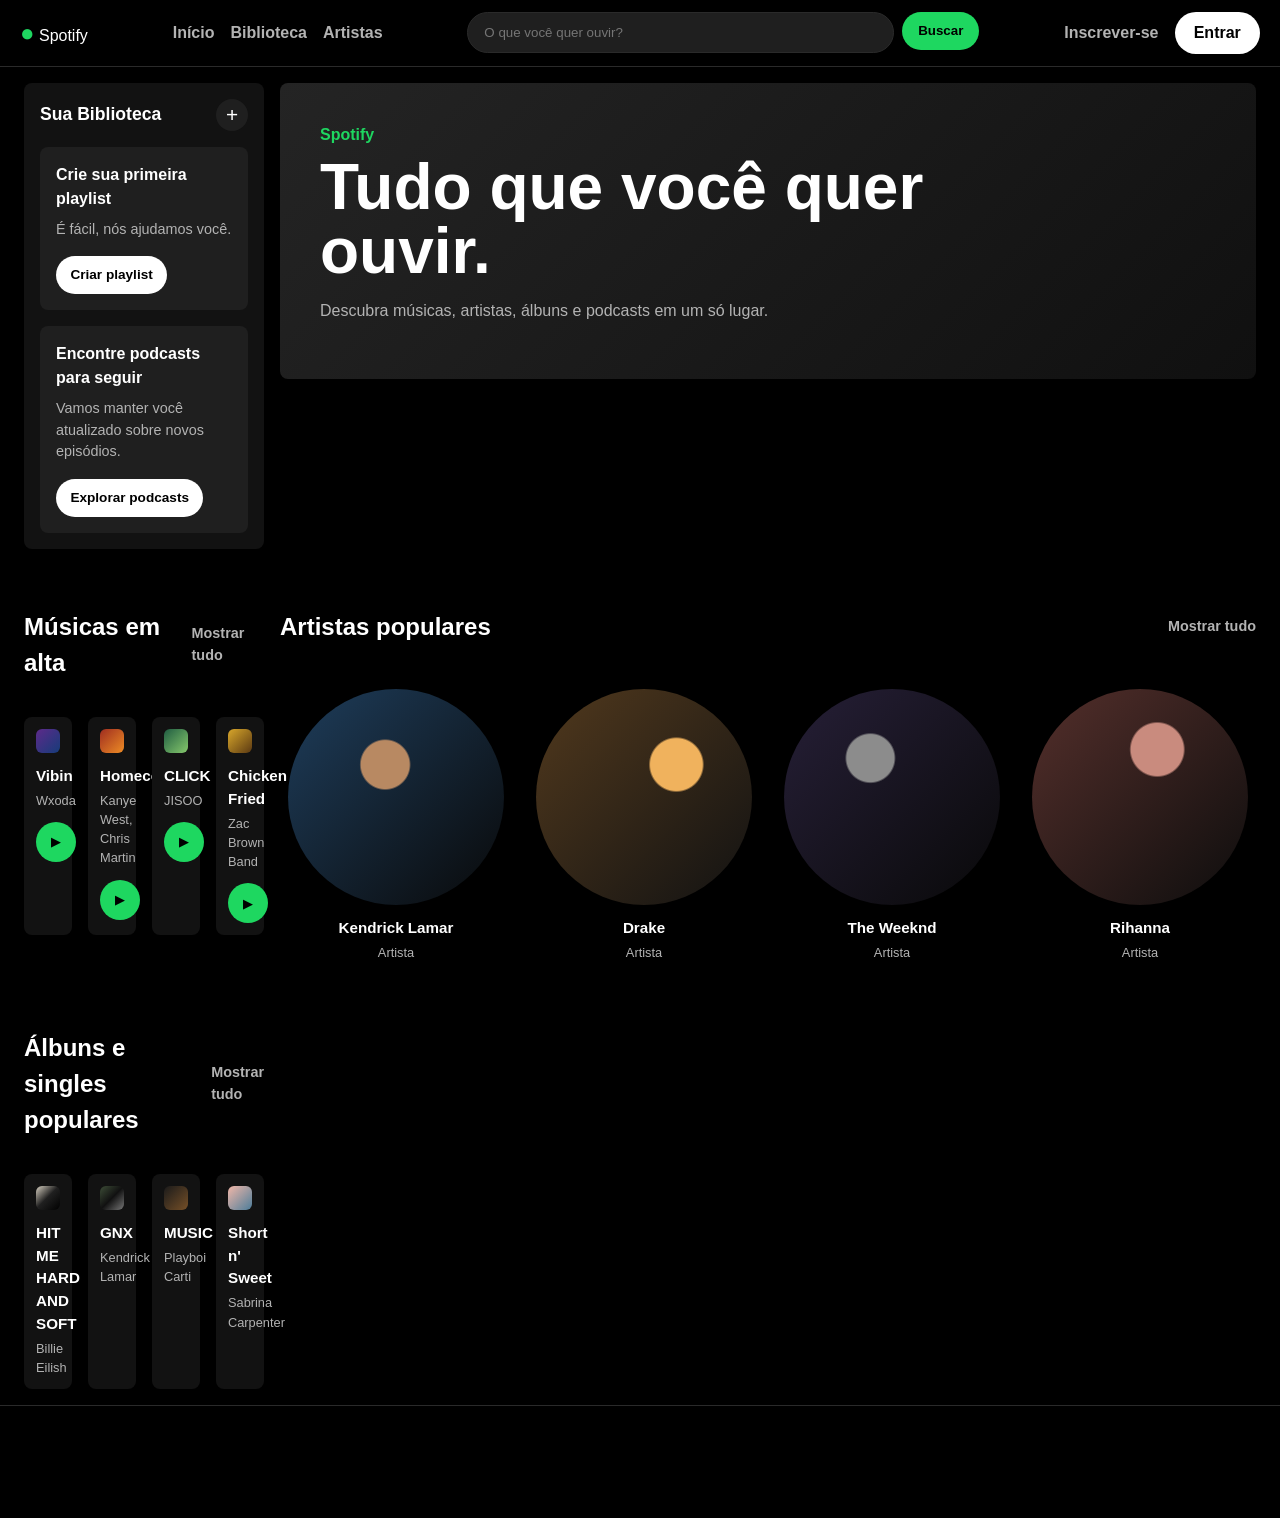
<file: index.html>
<!DOCTYPE html>
<html lang="pt-BR">

<head>
    <meta charset="UTF-8">
    <meta name="viewport" content="width=device-width, initial-scale=1.0">
    <meta name="description" content="Reprodução acadêmica da interface do Spotify Web Player.">
    <title>Spotify — Web Player</title>

    <link rel="stylesheet" href="style.css">
</head>

<body>

    <div class="app">

        <header class="topbar">

            <a class="brand" href="#" aria-label="Spotify - página inicial">
                <span class="brand-mark" aria-hidden="true">●</span>
                <span>Spotify</span>
            </a>

            <nav class="topnav" aria-label="Navegação principal">

                <a href="#inicio">Início</a>
                <a href="#biblioteca">Biblioteca</a>
                <a href="#artistas">Artistas</a>

            </nav>

            <form class="search" action="resultado.html" method="post">

                <label for="busca">Buscar</label>

                <input
                    id="busca"
                    name="busca"
                    type="search"
                    placeholder="O que você quer ouvir?"
                    autocomplete="off"
                >

                <button type="submit">
                    Buscar
                </button>

            </form>

            <div class="account-actions">

                <a href="#">
                    Inscrever-se
                </a>

                <a class="login" href="#">
                    Entrar
                </a>

            </div>

        </header>


        <main class="content" id="inicio">

            <aside class="sidebar" id="biblioteca">

                <div class="sidebar-heading">

                    <h2>Sua Biblioteca</h2>

                    <button
                        type="button"
                        aria-label="Criar nova playlist"
                    >
                        +
                    </button>

                </div>

                <div class="library-card">

                    <h3>
                        Crie sua primeira playlist
                    </h3>

                    <p>
                        É fácil, nós ajudamos você.
                    </p>

                    <a href="#">
                        Criar playlist
                    </a>

                </div>

                <div class="library-card">

                    <h3>
                        Encontre podcasts para seguir
                    </h3>

                    <p>
                        Vamos manter você atualizado sobre novos episódios.
                    </p>

                    <a href="#">
                        Explorar podcasts
                    </a>

                </div>

            </aside>


            <section class="hero" aria-labelledby="titulo-principal">

                <p class="eyebrow">
                    Spotify
                </p>

                <h1 id="titulo-principal">
                    Tudo que você quer ouvir.
                </h1>

                <p>
                    Descubra músicas, artistas, álbuns e podcasts
                    em um só lugar.
                </p>

            </section>


            <section class="content-section" aria-labelledby="musicas">

                <div class="section-heading">

                    <h2 id="musicas">
                        Músicas em alta
                    </h2>

                    <a href="#">
                        Mostrar tudo
                    </a>

                </div>


                <div class="card-grid">

                    <article class="music-card">

                        <div
                            class="cover cover-one"
                            role="img"
                            aria-label="Capa abstrata em tons de roxo e azul"
                        ></div>

                        <h3>
                            Vibin
                        </h3>

                        <p>
                            Wxoda
                        </p>

                        <button
                            type="button"
                            aria-label="Reproduzir Vibin"
                        >
                            ▶
                        </button>

                    </article>


                    <article class="music-card">

                        <div
                            class="cover cover-two"
                            role="img"
                            aria-label="Capa abstrata em tons de vermelho e laranja"
                        ></div>

                        <h3>
                            Homecoming
                        </h3>

                        <p>
                            Kanye West, Chris Martin
                        </p>

                        <button
                            type="button"
                            aria-label="Reproduzir Homecoming"
                        >
                            ▶
                        </button>

                    </article>


                    <article class="music-card">

                        <div
                            class="cover cover-three"
                            role="img"
                            aria-label="Capa abstrata em tons de verde"
                        ></div>

                        <h3>
                            CLICK
                        </h3>

                        <p>
                            JISOO
                        </p>

                        <button
                            type="button"
                            aria-label="Reproduzir CLICK"
                        >
                            ▶
                        </button>

                    </article>


                    <article class="music-card">

                        <div
                            class="cover cover-four"
                            role="img"
                            aria-label="Capa abstrata em tons de amarelo"
                        ></div>

                        <h3>
                            Chicken Fried
                        </h3>

                        <p>
                            Zac Brown Band
                        </p>

                        <button
                            type="button"
                            aria-label="Reproduzir Chicken Fried"
                        >
                            ▶
                        </button>

                    </article>

                </div>

            </section>


            <section
                class="content-section"
                id="artistas"
                aria-labelledby="artistas-titulo"
            >

                <div class="section-heading">

                    <h2 id="artistas-titulo">
                        Artistas populares
                    </h2>

                    <a href="#">
                        Mostrar tudo
                    </a>

                </div>


                <div class="artist-grid">

                    <article class="artist-card">

                        <div
                            class="artist-image artist-one"
                            role="img"
                            aria-label="Imagem representativa do artista Kendrick Lamar"
                        ></div>

                        <h3>
                            Kendrick Lamar
                        </h3>

                        <p>
                            Artista
                        </p>

                    </article>


                    <article class="artist-card">

                        <div
                            class="artist-image artist-two"
                            role="img"
                            aria-label="Imagem representativa do artista Drake"
                        ></div>

                        <h3>
                            Drake
                        </h3>

                        <p>
                            Artista
                        </p>

                    </article>


                    <article class="artist-card">

                        <div
                            class="artist-image artist-three"
                            role="img"
                            aria-label="Imagem representativa do artista The Weeknd"
                        ></div>

                        <h3>
                            The Weeknd
                        </h3>

                        <p>
                            Artista
                        </p>

                    </article>


                    <article class="artist-card">

                        <div
                            class="artist-image artist-four"
                            role="img"
                            aria-label="Imagem representativa do artista Rihanna"
                        ></div>

                        <h3>
                            Rihanna
                        </h3>

                        <p>
                            Artista
                        </p>

                    </article>

                </div>

            </section>


            <section class="content-section" aria-labelledby="albuns">

                <div class="section-heading">

                    <h2 id="albuns">
                        Álbuns e singles populares
                    </h2>

                    <a href="#">
                        Mostrar tudo
                    </a>

                </div>


                <div class="album-grid">

                    <article class="album-card">

                        <div
                            class="album-cover album-one"
                            role="img"
                            aria-label="Capa abstrata de álbum"
                        ></div>

                        <h3>
                            HIT ME HARD AND SOFT
                        </h3>

                        <p>
                            Billie Eilish
                        </p>

                    </article>


                    <article class="album-card">

                        <div
                            class="album-cover album-two"
                            role="img"
                            aria-label="Capa abstrata de álbum"
                        ></div>

                        <h3>
                            GNX
                        </h3>

                        <p>
                            Kendrick Lamar
                        </p>

                    </article>


                    <article class="album-card">

                        <div
                            class="album-cover album-three"
                            role="img"
                            aria-label="Capa abstrata de álbum"
                        ></div>

                        <h3>
                            MUSIC
                        </h3>

                        <p>
                            Playboi Carti
                        </p>

                    </article>


                    <article class="album-card">

                        <div
                            class="album-cover album-four"
                            role="img"
                            aria-label="Capa abstrata de álbum"
                        ></div>

                        <h3>
                            Short n' Sweet
                        </h3>

                        <p>
                            Sabrina Carpenter
                        </p>

                    </article>

                </div>

            </section>

        </main>


        <footer class="footer">

        </footer>

    </div>
        <script>
        document.querySelector('.search').addEventListener('submit', function (evento) {
            evento.preventDefault();
            window.location.href = 'resultado.html';
        });
    </script>
</body>

</body>

</html>
</file>
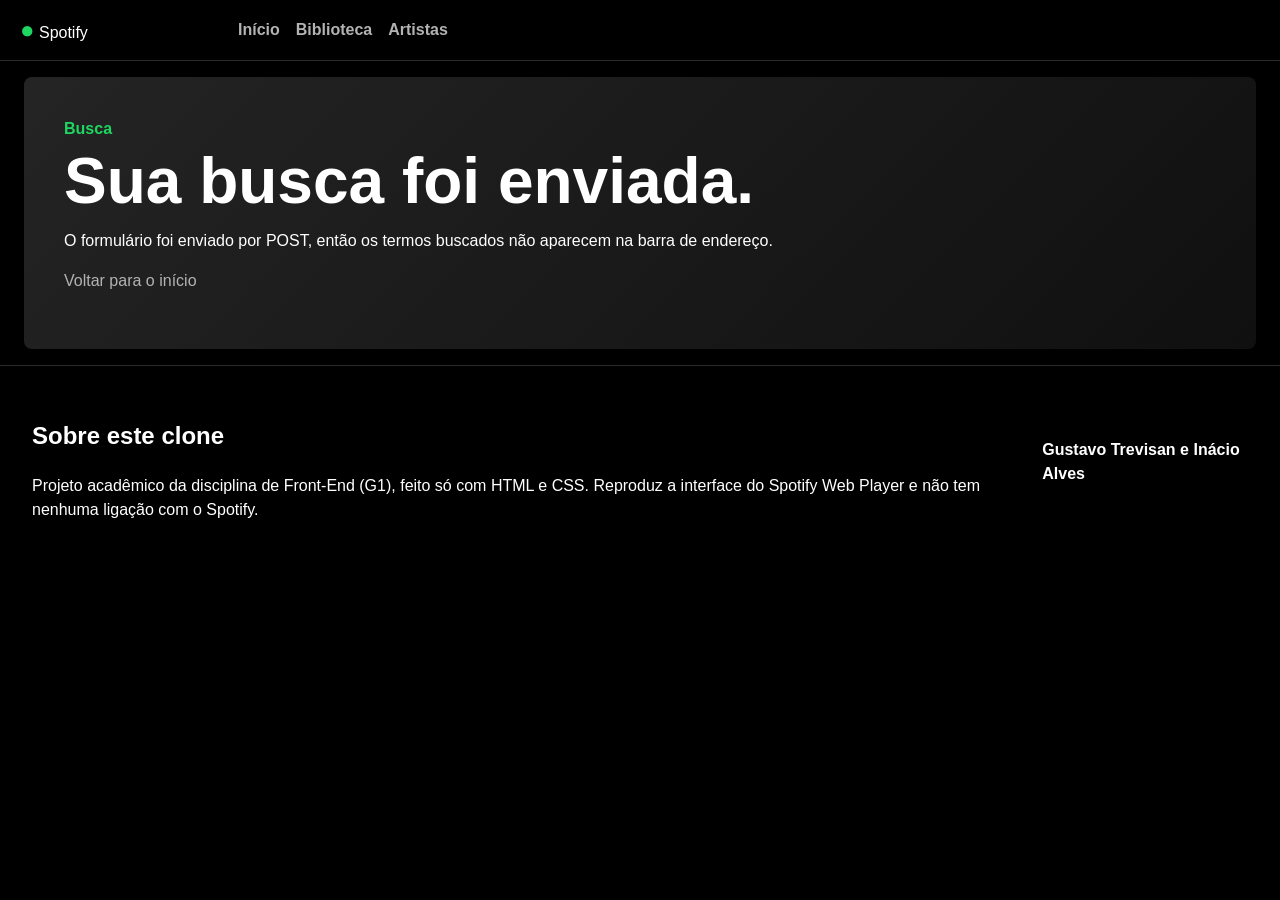
<file: resultado.html>
<!DOCTYPE html>
<html lang="pt-BR">

<head>
    <meta charset="UTF-8">
    <meta name="viewport" content="width=device-width, initial-scale=1.0">
    <meta name="description" content="Resultado da busca — reprodução acadêmica da interface do Spotify Web Player.">
    <title>Resultado da busca — Spotify</title>

    <link rel="stylesheet" href="style.css">
</head>

<body>

    <div class="app">

        <header class="topbar">

            <a class="brand" href="index.html" aria-label="Spotify - página inicial">
                <span class="brand-mark" aria-hidden="true">●</span>
                <span>Spotify</span>
            </a>

            <nav class="topnav" aria-label="Navegação principal">
                <a href="index.html">Início</a>
                <a href="index.html#biblioteca">Biblioteca</a>
                <a href="index.html#artistas">Artistas</a>
            </nav>

        </header>

        <main class="content" style="grid-template-columns: 1fr;">

            <section class="hero" aria-labelledby="titulo-resultado">
                <p class="eyebrow">Busca</p>
                <h1 id="titulo-resultado">Sua busca foi enviada.</h1>
                <p>
                    O formulário foi enviado por POST, então os termos
                    buscados não aparecem na barra de endereço.
                </p>
                <p>
                    <a class="login" href="index.html">Voltar para o início</a>
                </p>
            </section>

        </main>

        <footer class="footer">

            <section class="about-clone" aria-labelledby="sobre-clone">
                <h2 id="sobre-clone">Sobre este clone</h2>
                <p>
                    Projeto acadêmico da disciplina de Front-End (G1),
                    feito só com HTML e CSS. Reproduz a interface do
                    Spotify Web Player e não tem nenhuma ligação com o Spotify.
                </p>
            </section>

            <p class="footer-author">
                <strong>Gustavo Trevisan e Inácio Alves</strong><br>
                
            </p>

        </footer>

    </div>

</body>

</html>
</file>
<file: style.css>
:root { 
    --background: #000000;
    --surface: #121212;
    --surface-light: #1f1f1f;
    --text: #ffffff;
    --muted: #b3b3b3;
    --accent: #1ed760;
    --border:  #2a2a2a;
    --radius: 8px;
}

* { 
    box-sizing: border-box;
}

html { 
    scroll-behavior: smooth;
}

body {
    margin: 0;
    background: var(--background);
    color: var(--text);
    font-family: Arial, Helvetica, sans-serif;
    line-height: 1.5;
}

a {
    color: inherit;
    text-decoration: none;
}

button,
input {
    border: 0;
}

img {
    max-width: 100%;
    display: block;
}

.topbar {
    display: flex;
    flex-direction: column;
    gap: 1rem;
    padding: 1rem;
    background: var(--background);
    border-bottom: 1px solid var(--border);
}

.brand-mark { 
    color: var(--accent);
    font-size: 1.5rem;
}

.topnav{
    display: flex;
    flex-wrap: wrap;
    gap: 1rem;
}

.topnav a {
    color: var(--muted);
    font-weight: 600;
}

.topnav a:hover { 
    color: var(--text);
}

.search {
    display: flex;
    flex-direction: column;
    gap: .5rem;
}

.search label { 
    font-size: .85rem;
    color: var(--muted);
}

.search input { 
    width: 100%;
    padding: .75rem 1rem;
    border: 1px solid var(--border);
    border-radius: 999px;
    background: var(--surface-light);
    color: var(--text);
    outline: none;
}

.search input:focus { 
    border-color: var(--accent);
}

.search button {
    padding: .7rem 1rem;
    border-radius: 999px;
    background: var(--accent);
    color: #000000;
    font-weight: 700;
    cursor: pointer;
}

.search button:hover { 
    transform: scale(1.02);
}

.account-actions {
    display: flex;
    flex-wrap: wrap;
    gap: 1rem;
    align-items: center;
}

.account-actions a {
    color: var(--muted);
    font-weight: 600;
}

.account-actions a:hover {
    color: var(--text);
}

.account-actions .login {
    padding: .55rem 1.2rem;
    border-radius: 999px;
    background: var(--text);
    color: #000000;
}

.content {
    display: flex;
    flex-direction: column;
    gap: 1rem;
    padding: 1rem;
}

.sidebar { 
    padding: 1rem;
    background: var(--surface);
    border-radius: var(--radius);
}

.sidebar-heading {
    display: flex;
    align-items: center;
    justify-content: space-between;
    gap: 1rem;
}

.sidebar-heading h2 {
    margin: 0;
    font-size: 1.1rem;
}

.sidebar-heading button{
    width: 2rem;
    height: 2rem;
    border-radius: 50%;
    background: var(--surface-light);
    color: var(--text);
    font-size: 1.3rem;
    cursor: pointer;
}

.sidebar-heading button:hover {
    background: var(--border);
}

.library-card {
    margin-top: 1rem;
    padding: 1rem;
    background: var(--surface-light);
    border-radius: var(--radius);
}

.library-card h3 {
    margin: 0 0 .5rem;
    font-size: 1rem;
}

.library-card p {
    margin: 0 0 1rem;
    color: var(--muted);
    font-size: .9rem;
}

.library-card a {
    display: inline-block;
    padding: .55rem .9rem;
    border-radius: 999px;
    background: var(--text);
    color: #000000;
    font-size: .85rem;
    font-weight: 700;
}

.hero {
    padding: 1.5rem;
    background:
        linear-gradient(
            135deg,
            #242424,
            #101010
        );
    border-radius: var(--radius);
}

.eyebrow {
    margin: 0 0 .5rem;
    color: var(--accent);
    font-weight: 700;
}

.hero h1 {
    margin: 0;
    font-size: clamp(2rem, 8vw, 4rem);
    line-height: 1;
}

.hero p:last-child {
    color: var(--muted);
}

.content-section {
    margin-top: 1.5rem;
}

.section-heading {
    display: flex;
    align-items: center;
    justify-content: space-between;
    gap: 1rem;
    margin-bottom: 1rem;
}

.section-heading a {
    color: var(--muted);
    font-size: .9rem;
    font-weight: 700;
}

.section-heading a:hover {
    color: var(--text);
}

.card-grid,
.artist-grid,
.album-grid { 
    display: grid;
    grid-template-columns: repeat(2, minmax(0, 1fr));
    gap: 1rem;
}

.music-card {
    position: relative;
    padding: .75rem;
    background: var(--surface);
    border-radius: var(--radius);
}

.music-card:hover {
    background: var(--surface-light);
}

.music-card h3 {
    margin: .75rem 0 .2rem;
    font-size: .95rem;
}

.music-card p {
    margin: 0;
    color: var(--muted);
    font-size: .8rem;
}

.music-card button {
    margin-top: .75rem;
    width: 2.5rem;
    height: 2.5rem;
    border-radius: 50%;
    background: var(--accent);
    color: #000000;
    cursor: pointer;
}

.cover {
    aspect-ratio: 1;
    border-radius: 6px;
}

.cover-one {
    background: 
        linear-gradient(
            135deg,
            #5d2a8a,
            #163c7a
        );
}

.cover-two {
    background:
        linear-gradient(
            135deg,
            #9f2d20,
            #ed8c25
        );
}

.cover-three {
    background:
        linear-gradient(
            135deg,
            #205d42,
            #86c86c
        );
}

.cover-four {
    background:
        linear-gradient(
            135deg,
            #d8a72b,
            #5b3912
        );
}

.artist-card {
    text-align: center;
}

.artist-image {
    aspect-ratio: 1;
    border-radius: 50%;
}

.artist-card h3 {
    margin: .75rem 0 .2rem;
    font-size: .95rem;
}

.artist-card p {
    margin: 0;
    color: var(--muted);
    font-size: .8rem;
}

.artist-one {
    background: 
        radial-gradient(
            circle at 45% 35%,
            #b88962 0 13%,
            transparent 14%
        ),
        linear-gradient(
            135deg,
            #1e3d5b,
            #090909
        );
}

.artist-two {
    background:
        radial-gradient(
            circle at 65% 35%,
            #f0b25d 0 13%,
            transparent 14%
        ),
        linear-gradient(
            135deg,
            #51391d,
            #121212
        );
}

.artist-three {
    background:
        radial-gradient(
            circle at 40% 32%,
            #8c8c8c 0 12%,
            transparent 13%
        ),
        linear-gradient(
            135deg,
            #261f37,
            #090909
        );
}

.artist-four {
    background:
        radial-gradient(
            circle at 58% 28%,
            #c98b7e 0 13%,
            transparent 14%
        ),
        linear-gradient(
            135deg,
            #542f2b,
            #0d0d0d
        );
}

.album-card {
    padding: .75rem;
    background: var(--surface);
    border-radius: var(--radius);
}

.album-card:hover {
    background: var(--surface-light);
}

.album-cover {
    aspect-ratio: 1;
    border-radius: 6px;
}

.album-card h3 {
    margin: .75rem 0 .2rem;
    font-size: .95rem;
}

.album-card p {
    margin: 0;
    color: var(--muted);
    font-size: .8rem;
}

.album-one {
    background:
        linear-gradient(
            135deg,
            #d7d0c1,
            #202020 48%,
            #000
        );
}

.album-two {
    background:
        linear-gradient(
            135deg,
            #3d4d37,
            #111 50%,
            #777
        );
}

.album-three {
    background:
        linear-gradient(
            135deg,
            #1b1b1b,
            #754f27
        );
}

.album-four {
    background:
        linear-gradient(
            135deg,
            #f1b7a8,
            #4c7d9a
        );
}

.footer {
    display: flex;
    flex-direction: column;
    gap: 1rem;
    padding: 2rem 1rem 5rem;
    border-top: 1px solid var(--border);
}

.footer strong{
    color: var(--text);
}

.footer p {
    margin: .3rem 0 0;
}

.music-card,
.album-card {
    transition:
        background-color .2s ease,
        transform .2s ease;
}

.music-card:hover,
.album-card:hover {
    transform: translateY(-3px);
}

.artist-card {
    padding: .5rem;
    border-radius: var(--radius);
    transition:
        background-color .2s ease,
        transform .2s ease;
}

.artist-card:hover {
    background: var(--surface);
    transform: translateY(-3px);
}

a:focus-visible,
button:focus-visible,
input:focus-visible {
    outline: 2px solid var(--accent);
    outline-offset: 3px;
}

.main-content {
    min-width: 0;
}

.hero,
.sidebar,
.content-section {
    width: 100%;
}

.sidebar-heading button {
    flex-shrink: 0;
}

.account-actions {
    justify-content: flex-start;
}

.search button {
    align-self: flex-start;
}

@media (max-width: 480px) {

    .topbar {
        padding: .75rem;
    }

    .content {
        padding: .75rem;
    }

    .hero {
        padding: 1.25rem;
    }

    .hero h1 {
        font-size: 2.2rem;
    }

    .card-grid,
    .artist-grid,
    .album-grid {
        grid-template-columns: 1fr;
    }

    .section-heading {
        align-items: flex-start;
        flex-direction: column;
    }

    .search button {
        width: 100%;
    }

    .account-actions a {
        text-align: center;
    }
}

@media (min-width: 768px) {

    .topbar {
        display: grid;
        grid-template-columns: 
            auto
            auto
            minmax(18rem, 32rem)
            auto;
        align-items: center;
        gap: 1.25rem;
        padding: .75rem 1.25rem;
    }

    .account-actions {
        justify-content: flex-end;
    }

    .search {
        flex-direction: row;
        align-items: center;
    }

    .search label {
        position: absolute;
        width: 1px;
        height: 1px;
        padding: 0;
        margin: -1px;
        overflow: hidden;
        clip: rect(0,0,0,0);
        white-space: nowrap;
        border: 0;
    }

    .search input {
        flex: 1;
    }

    .search button {
        flex-shrink: 0;
    }

    .content {
        display: grid;
        grid-template-columns: 15rem minmax(0, 1fr);
        align-items: start;
        gap: 1rem;
        padding: 1rem 1.5rem;
    }

    .sidebar {
    position: static;
    }

    .card-grid,
    .artist-grid,
    .album-grid {
        grid-template-columns: repeat(2, minmax(0, 1fr));
    }

    .hero {
        padding: 2.5rem;
    }

    .hero h1 {
        max-width: 700px;
    }

    .footer {
        flex-direction: row;
        justify-content: space-between;
        align-items: center;
        padding-inline: 2rem;
    }
}

@media (min-width: 1100px) {

    .card-grid,
    .artist-grid,
    .album-grid {
        grid-template-columns: repeat(4, minmax(0, 1fr));
    }
}
</file>
